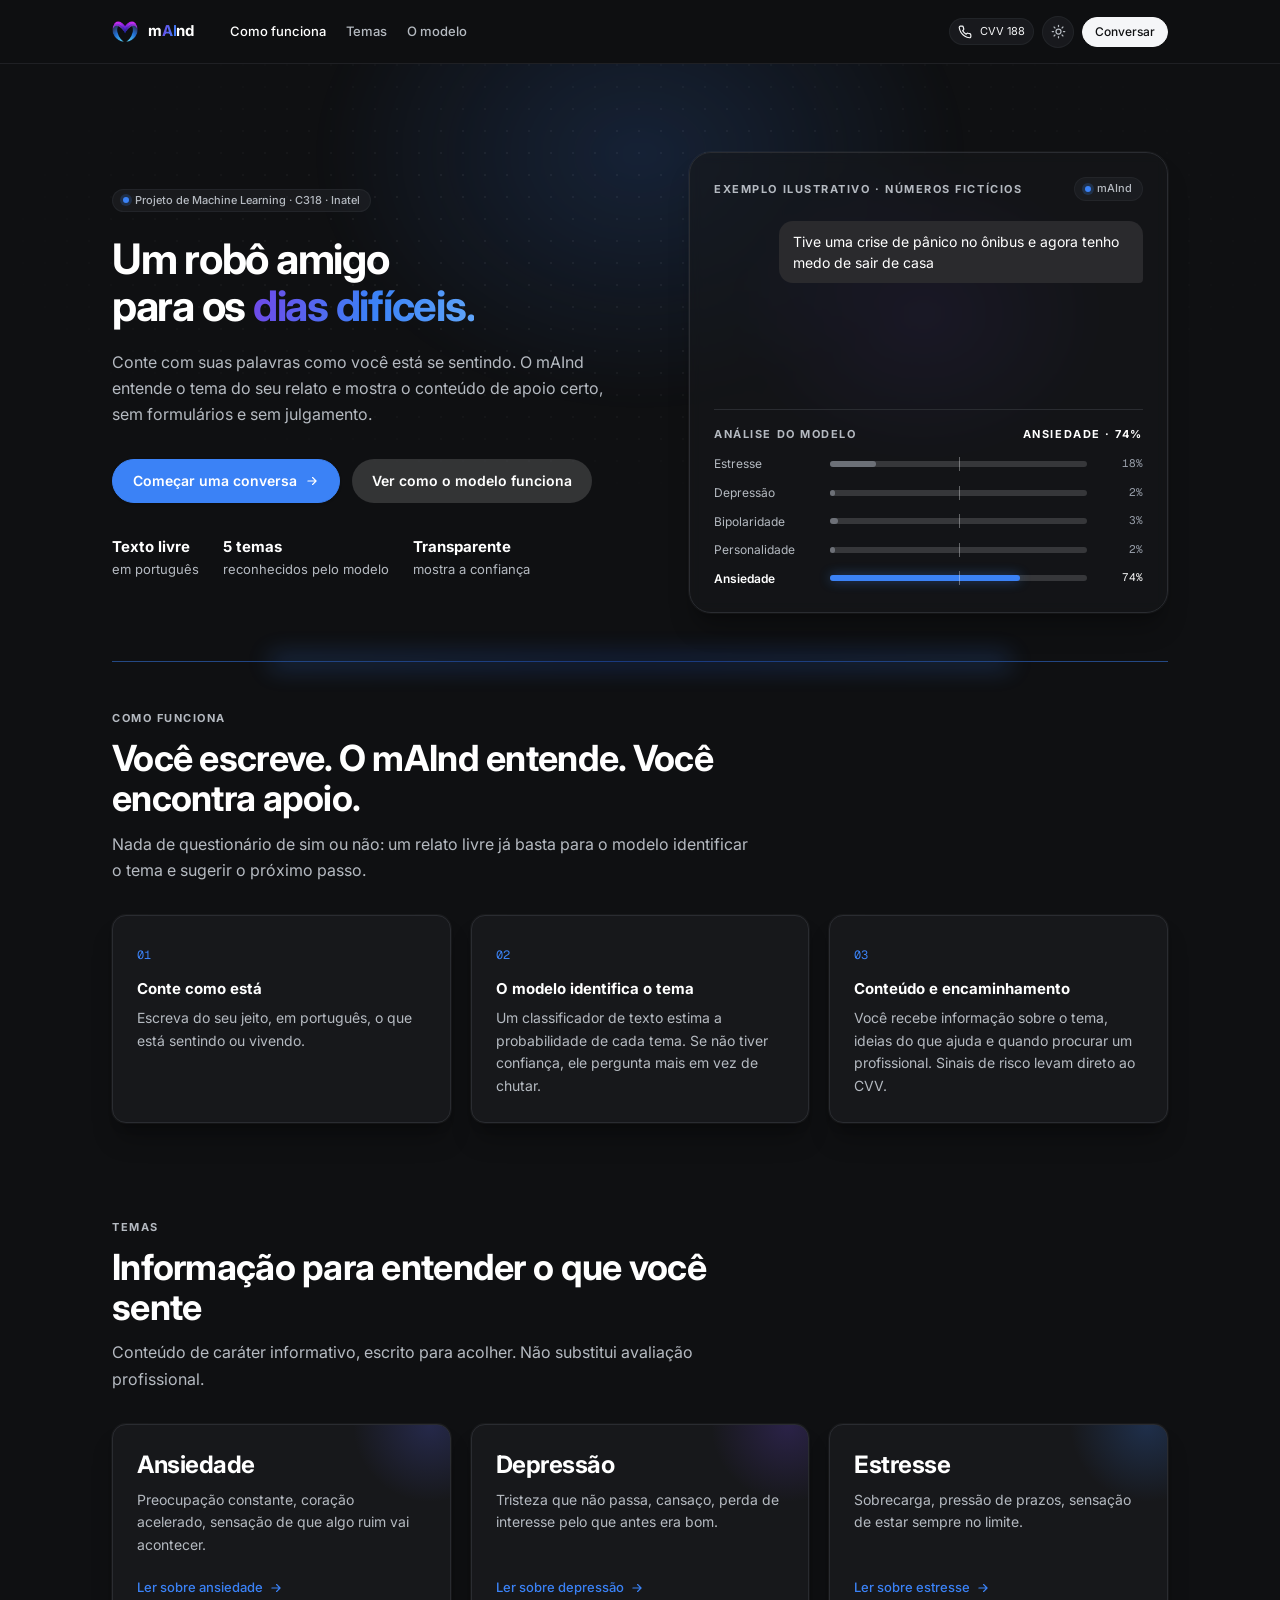
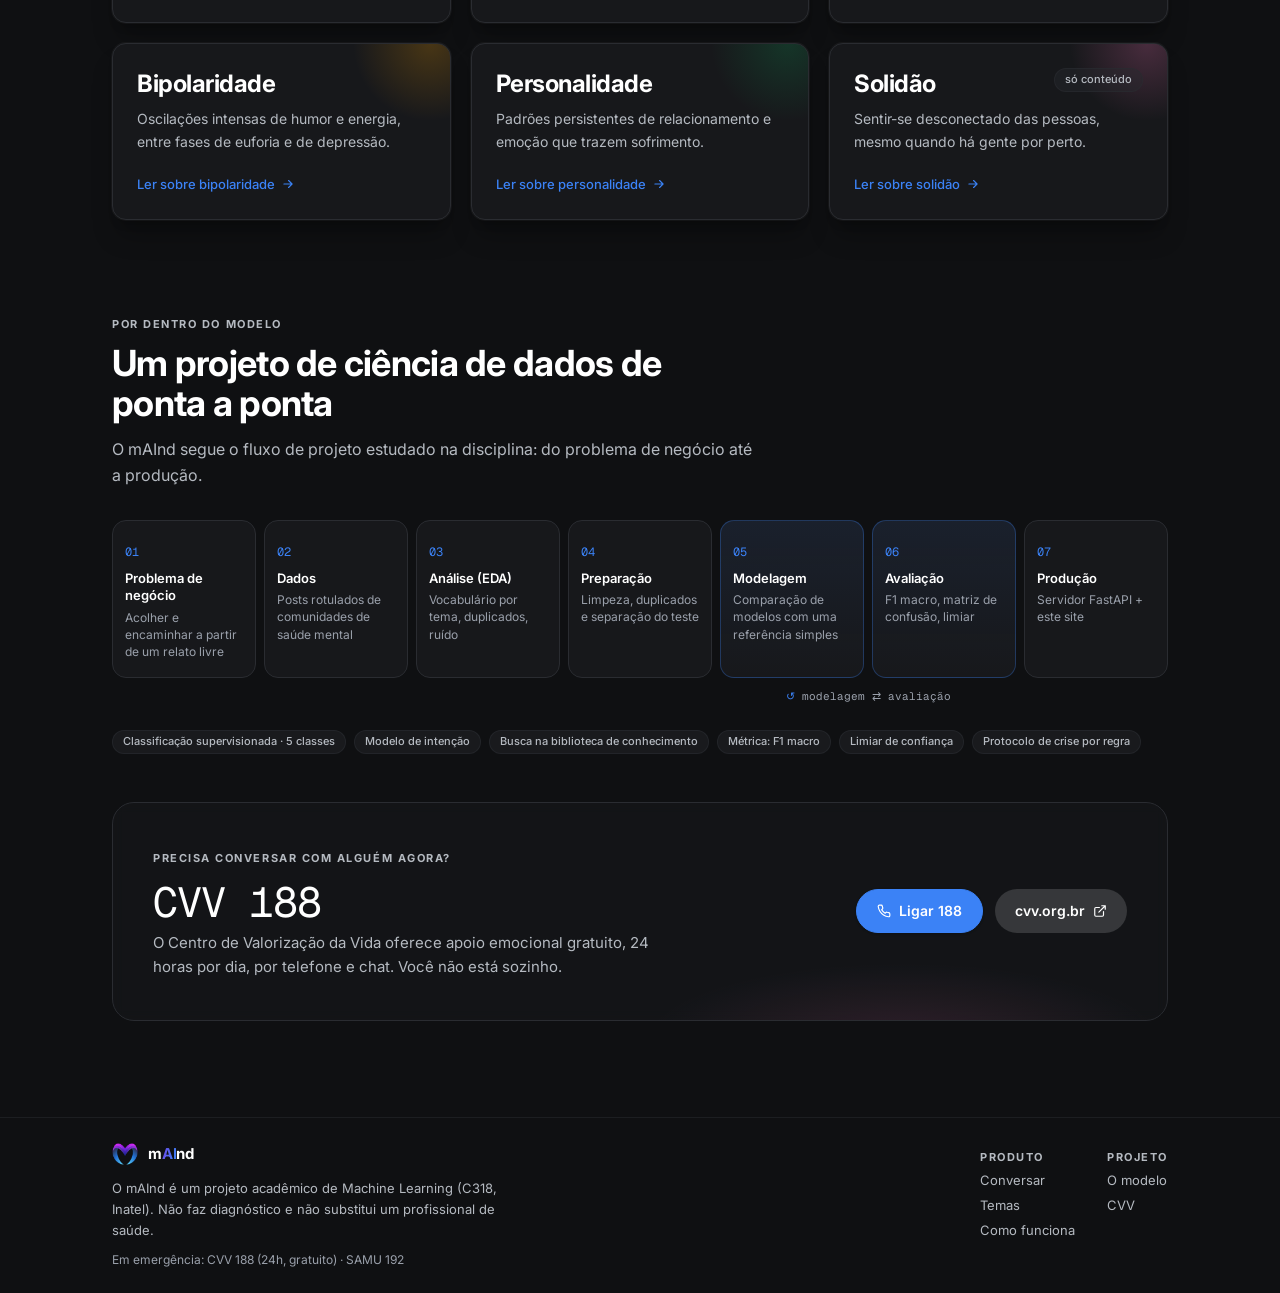
<file: frontend/index.html>
<!doctype html>
<html lang="pt-BR">
<head>
  <meta charset="utf-8">
  <meta name="viewport" content="width=device-width, initial-scale=1">
  <title>mAInd · um robô amigo para os dias difíceis</title>
  <meta name="description" content="mAInd: chatbot de acolhimento que entende como você está se sentindo e indica conteúdo de apoio. Projeto de Machine Learning (C318, Inatel).">
  <link rel="icon" href="assets/img/logo-mark.png">
  <link rel="preconnect" href="https://fonts.googleapis.com">
  <link rel="preconnect" href="https://fonts.gstatic.com" crossorigin>
  <link href="https://fonts.googleapis.com/css2?family=Geist+Mono:wght@400;500&family=Inter:wght@400;500;600;700&display=swap" rel="stylesheet">
  <link rel="stylesheet" href="assets/css/tokens.css">
  <link rel="stylesheet" href="assets/css/app.css">
</head>
<body data-page="home">
  <header id="site-header"></header>

  <main>
    <!-- ============ HERO ============ -->
    <section class="hero">
      <div class="hero-glow" aria-hidden="true"></div>
      <div class="hero-glow alt" aria-hidden="true"></div>
      <div class="container hero-grid">
        <div class="hero-copy">
          <span class="pill"><span class="dot on"></span>Projeto de Machine Learning · C318 · Inatel</span>
          <h1 class="t-display">Um robô amigo<br>para os <span class="grad-text">dias difíceis.</span></h1>
          <p class="lead">Conte com suas palavras como você está se sentindo. O mAInd entende o tema do seu relato e mostra o conteúdo de apoio certo, sem formulários e sem julgamento.</p>
          <div class="hero-ctas">
            <a class="btn btn-lg btn-primary" href="chat.html">Começar uma conversa <span data-icon="arrow"></span></a>
            <a class="btn btn-lg btn-ghost" href="#modelo">Ver como o modelo funciona</a>
          </div>
          <div class="hero-meta">
            <div><strong>Texto livre</strong><span class="b-sm muted">em português</span></div>
            <div><strong>5 temas</strong><span class="b-sm muted">reconhecidos pelo modelo</span></div>
            <div><strong>Transparente</strong><span class="b-sm muted">mostra a confiança</span></div>
          </div>
        </div>

        <!-- Prévia animada: exemplos ilustrativos -->
        <div class="preview reveal" aria-label="Exemplo ilustrativo de conversa">
          <div class="card-lg card" style="box-shadow:var(--shadow-lg)">
            <div class="preview-top">
              <span class="caption">Exemplo ilustrativo · números fictícios</span>
              <span class="pill"><span class="dot on"></span>mAInd</span>
            </div>
            <div class="preview-msgs" id="pv-msgs"></div>
            <div class="pv-analysis">
              <div class="caption"><span>Análise do modelo</span><span id="pv-tema" style="color:var(--ink)"></span></div>
              <div class="probs" id="pv-probs"></div>
            </div>
          </div>
        </div>
      </div>
    </section>

    <div class="container"><div class="divider-glow"></div></div>

    <!-- ============ COMO FUNCIONA ============ -->
    <section class="section" id="como-funciona">
      <div class="container">
        <div class="section-head reveal">
          <span class="caption">Como funciona</span>
          <h2 class="t-xl">Você escreve. O mAInd entende. Você encontra apoio.</h2>
          <p>Nada de questionário de sim ou não: um relato livre já basta para o modelo identificar o tema e sugerir o próximo passo.</p>
        </div>
        <div class="grid-3">
          <article class="card step reveal">
            <span class="step-num">01</span>
            <h3 class="t-sm-strong">Conte como está</h3>
            <p>Escreva do seu jeito, em português, o que está sentindo ou vivendo.</p>
          </article>
          <article class="card step reveal">
            <span class="step-num">02</span>
            <h3 class="t-sm-strong">O modelo identifica o tema</h3>
            <p>Um classificador de texto estima a probabilidade de cada tema. Se não tiver confiança, ele pergunta mais em vez de chutar.</p>
          </article>
          <article class="card step reveal">
            <span class="step-num">03</span>
            <h3 class="t-sm-strong">Conteúdo e encaminhamento</h3>
            <p>Você recebe informação sobre o tema, ideias do que ajuda e quando procurar um profissional. Sinais de risco levam direto ao CVV.</p>
          </article>
        </div>
      </div>
    </section>

    <!-- ============ TEMAS ============ -->
    <section class="section" id="temas">
      <div class="container">
        <div class="section-head reveal">
          <span class="caption">Temas</span>
          <h2 class="t-xl">Informação para entender o que você sente</h2>
          <p>Conteúdo de caráter informativo, escrito para acolher. Não substitui avaliação profissional.</p>
        </div>
        <div class="temas-grid" id="temas-grid"></div>
      </div>
    </section>

    <!-- ============ O MODELO ============ -->
    <section class="section" id="modelo">
      <div class="container">
        <div class="section-head reveal">
          <span class="caption">Por dentro do modelo</span>
          <h2 class="t-xl">Um projeto de ciência de dados de ponta a ponta</h2>
          <p>O mAInd segue o fluxo de projeto estudado na disciplina: do problema de negócio até a produção.</p>
        </div>
        <div class="pipeline reveal">
          <div class="pipe-step"><span class="mono">01</span><h4>Problema de negócio</h4><p>Acolher e encaminhar a partir de um relato livre</p></div>
          <div class="pipe-step"><span class="mono">02</span><h4>Dados</h4><p>Posts rotulados de comunidades de saúde mental</p></div>
          <div class="pipe-step"><span class="mono">03</span><h4>Análise (EDA)</h4><p>Vocabulário por tema, duplicados, ruído</p></div>
          <div class="pipe-step"><span class="mono">04</span><h4>Preparação</h4><p>Limpeza, duplicados e separação do teste</p></div>
          <div class="pipe-step ml"><span class="mono">05</span><h4>Modelagem</h4><p>Comparação de modelos com uma referência simples</p></div>
          <div class="pipe-step ml"><span class="mono">06</span><h4>Avaliação</h4><p>F1 macro, matriz de confusão, limiar</p></div>
          <div class="pipe-step"><span class="mono">07</span><h4>Produção</h4><p>Servidor FastAPI + este site</p></div>
          <div class="pipe-loop">modelagem ⇄ avaliação</div>
        </div>
        <div class="stack reveal">
          <span class="pill">Classificação supervisionada · 5 classes</span>
          <span class="pill">Modelo de intenção</span>
          <span class="pill">Busca na biblioteca de conhecimento</span>
          <span class="pill">Métrica: F1 macro</span>
          <span class="pill">Limiar de confiança</span>
          <span class="pill">Protocolo de crise por regra</span>
        </div>
      </div>
    </section>

    <!-- ============ APOIO ============ -->
    <section class="section" style="padding-top:0">
      <div class="container">
        <div class="card-lg help-band reveal">
          <div>
            <span class="caption">Precisa conversar com alguém agora?</span>
            <p class="big" style="margin:12px 0 8px">CVV 188</p>
            <p class="b-lg muted" style="margin:0;max-width:520px">O Centro de Valorização da Vida oferece apoio emocional gratuito, 24 horas por dia, por telefone e chat. Você não está sozinho.</p>
          </div>
          <div class="help-actions">
            <a class="btn btn-lg btn-primary" href="tel:188"><span data-icon="phone"></span> Ligar 188</a>
            <a class="btn btn-lg btn-ghost" href="https://cvv.org.br" target="_blank" rel="noopener">cvv.org.br <span data-icon="external"></span></a>
          </div>
        </div>
      </div>
    </section>
  </main>

  <footer id="site-footer"></footer>

  <script src="assets/js/temas.js"></script>
  <script src="assets/js/common.js"></script>
  <script>
    document.addEventListener("DOMContentLoaded", () => {
      // ícones declarados com data-icon
      document.querySelectorAll("[data-icon]").forEach((el) => { el.outerHTML = MAIND_ICONS[el.dataset.icon]; });

      // grade de temas
      const modelados = ["ansiedade", "depressao", "estresse", "bipolaridade", "personalidade"];
      document.getElementById("temas-grid").innerHTML = MAIND_TEMAS_ORDEM.map((id) => {
        const t = MAIND_TEMAS[id];
        return `<a class="card card-link tema-card reveal" href="tema.html?t=${id}" style="--glow:${t.glow}">
          ${modelados.includes(id) ? "" : '<span class="pill tag">só conteúdo</span>'}
          <h3 class="t-md">${t.nome}</h3>
          <p>${t.resumo}</p>
          <span class="go">Ler sobre ${t.nome.toLowerCase()} ${MAIND_ICONS.arrow.replace("<svg", '<svg width="14" height="14"')}</span>
        </a>`;
      }).join("");
      document.querySelectorAll("#temas-grid .reveal").forEach((el, i) => setTimeout(() => el.classList.add("in"), 80 * i));

      // prévia animada: 3 frases de exemplo com probabilidades ILUSTRATIVAS (trocar pelas do modelo real quando existir)
      const nomes = ["Estresse", "Depressão", "Bipolaridade", "Personalidade", "Ansiedade"];
      const exemplos = [
        { user: "Tive uma crise de pânico no ônibus e agora tenho medo de sair de casa",
          bot: "Isso parece bem angustiante. O que você descreve tem a ver com ansiedade. Separei o que costuma ajudar, inclusive durante uma crise.",
          p: [0.18, 0.02, 0.03, 0.02, 0.74] },
        { user: "Faz semanas que só quero ficar na cama, nada mais tem graça.",
          bot: "Obrigado por confiar em mim. O que você descreve pesa muito. Separei um conteúdo sobre depressão, com sinais e caminhos de ajuda.",
          p: [0.06, 0.7, 0.16, 0.06, 0.02] },
        { user: "Prazos da faculdade, estágio, contas... não consigo desligar.",
          bot: "Parece que você está carregando muita coisa ao mesmo tempo. Separei algumas ideias para aliviar o estresse e organizar a rotina.",
          p: [0.53, 0.3, 0.04, 0.08, 0.05] },
      ];
      const msgs = document.getElementById("pv-msgs"), probsEl = document.getElementById("pv-probs"), temaEl = document.getElementById("pv-tema");
      let i = 0;
      const sleep = (ms) => new Promise((r) => setTimeout(r, ms));
      function bubble(cls, text) {
        const el = document.createElement("div"); el.className = `pv-msg ${cls}`; el.textContent = text;
        msgs.appendChild(el); requestAnimationFrame(() => el.classList.add("show"));
      }
      async function loop() {
        const ex = exemplos[i % exemplos.length]; i++;
        msgs.innerHTML = ""; temaEl.textContent = "";
        renderProbs(probsEl, nomes.map((n) => ({ nome: n, p: 0 })), 0.5);
        await sleep(400); bubble("pv-user", ex.user);
        await sleep(900);
        renderProbs(probsEl, nomes.map((n, k) => ({ nome: n, p: ex.p[k] })), 0.5);
        const top = ex.p.indexOf(Math.max(...ex.p));
        temaEl.textContent = `${nomes[top]} · ${(ex.p[top] * 100).toFixed(0)}%`;
        await sleep(1100); bubble("pv-bot", ex.bot);
        await sleep(5200); loop();
      }
      loop();
    });
  </script>
</body>
</html>
</file>
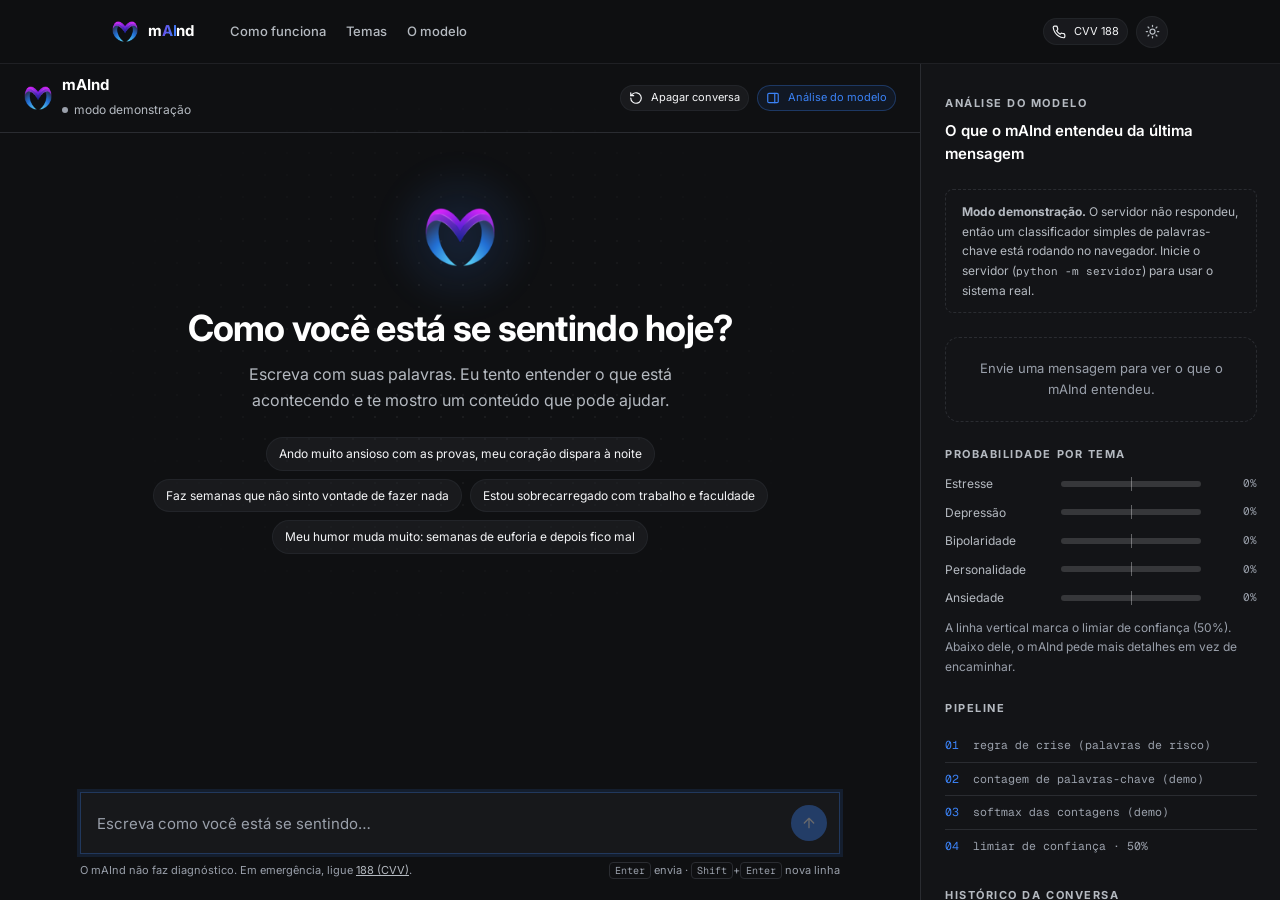
<file: frontend/chat.html>
<!doctype html>
<html lang="pt-BR">
<head>
  <meta charset="utf-8">
  <meta name="viewport" content="width=device-width, initial-scale=1">
  <title>mAInd · Conversa</title>
  <link rel="icon" href="assets/img/logo-mark.png">
  <link rel="preconnect" href="https://fonts.googleapis.com">
  <link rel="preconnect" href="https://fonts.gstatic.com" crossorigin>
  <link href="https://fonts.googleapis.com/css2?family=Geist+Mono:wght@400;500&family=Inter:wght@400;500;600;700&display=swap" rel="stylesheet">
  <link rel="stylesheet" href="assets/css/tokens.css">
  <link rel="stylesheet" href="assets/css/app.css">
  <link rel="stylesheet" href="assets/css/chat.css">
</head>
<body data-page="chat">
  <header id="site-header"></header>

  <div class="chat-shell" id="shell">
    <!-- ============ CONVERSA ============ -->
    <main class="chat-main">
      <div class="chat-bar">
        <div class="title">
          <img src="assets/img/logo-mark.png" alt="">
          <div>
            <strong>mAInd</strong>
            <span class="status" id="status"><span class="dot"></span>verificando o modelo…</span>
          </div>
        </div>
        <button class="btn btn-outline-2" id="reset-btn" type="button" title="Começar uma nova conversa"></button>
        <button class="btn btn-outline-2 btn-toggle" id="panel-btn" type="button" aria-pressed="true" aria-controls="panel"></button>
      </div>

      <div class="messages" id="messages" aria-live="polite">
        <div class="messages-inner" id="messages-inner">
          <div class="empty" id="empty">
            <div class="mark"><img src="assets/img/logo-mark.png" alt=""></div>
            <h1 class="t-xl">Como você está se sentindo hoje?</h1>
            <p>Escreva com suas palavras. Eu tento entender o que está acontecendo e te mostro um conteúdo que pode ajudar.</p>
            <div class="chips" id="chips"></div>
          </div>
        </div>
      </div>

      <div class="composer">
        <div class="composer-inner">
          <form class="field" id="form" autocomplete="off">
            <label for="input" class="sr-only">Sua mensagem</label>
            <textarea id="input" rows="1" maxlength="2000" placeholder="Escreva como você está se sentindo…"></textarea>
            <button class="send" id="send" type="submit" aria-label="Enviar" disabled></button>
          </form>
          <div class="hint">
            <span>O mAInd não faz diagnóstico. Em emergência, ligue <a href="tel:188" style="color:var(--muted);text-decoration:underline">188 (CVV)</a>.</span>
            <span class="keys"><kbd>Enter</kbd> envia · <kbd>Shift</kbd>+<kbd>Enter</kbd> nova linha</span>
          </div>
        </div>
      </div>
    </main>

    <div class="scrim" id="scrim"></div>

    <!-- ============ PAINEL DE ANÁLISE ============ -->
    <aside class="panel" id="panel" aria-label="Análise do modelo">
      <div class="panel-inner">
        <div>
          <span class="caption">Análise do modelo</span>
          <h2 class="t-sm" style="margin-top:6px">O que o mAInd entendeu da última mensagem</h2>
        </div>
        <div id="demo-note"></div>
        <div class="block" id="result-block"><div class="panel-empty">Envie uma mensagem para ver as probabilidades de cada tema.</div></div>
        <div class="block">
          <span class="caption">Probabilidade por tema</span>
          <div class="probs" id="probs"></div>
          <p class="b-xs faint" style="margin:10px 0 0">A linha vertical marca o limiar de confiança (<span id="limiar-txt">50%</span>). Abaixo dele, o mAInd pede mais detalhes em vez de encaminhar.</p>
        </div>
        <div class="block">
          <span class="caption">Pipeline</span>
          <ul class="trace" id="trace"></ul>
        </div>
        <div class="block">
          <span class="caption">Histórico da conversa</span>
          <div class="history" id="history"><span class="b-xs faint">Nada ainda.</span></div>
        </div>
      </div>
    </aside>
  </div>

  <script src="assets/js/config.js"></script>
  <script src="assets/js/temas.js"></script>
  <script src="assets/js/common.js"></script>
  <script src="assets/js/api.js"></script>
  <script src="assets/js/chat.js"></script>
</body>
</html>
</file>
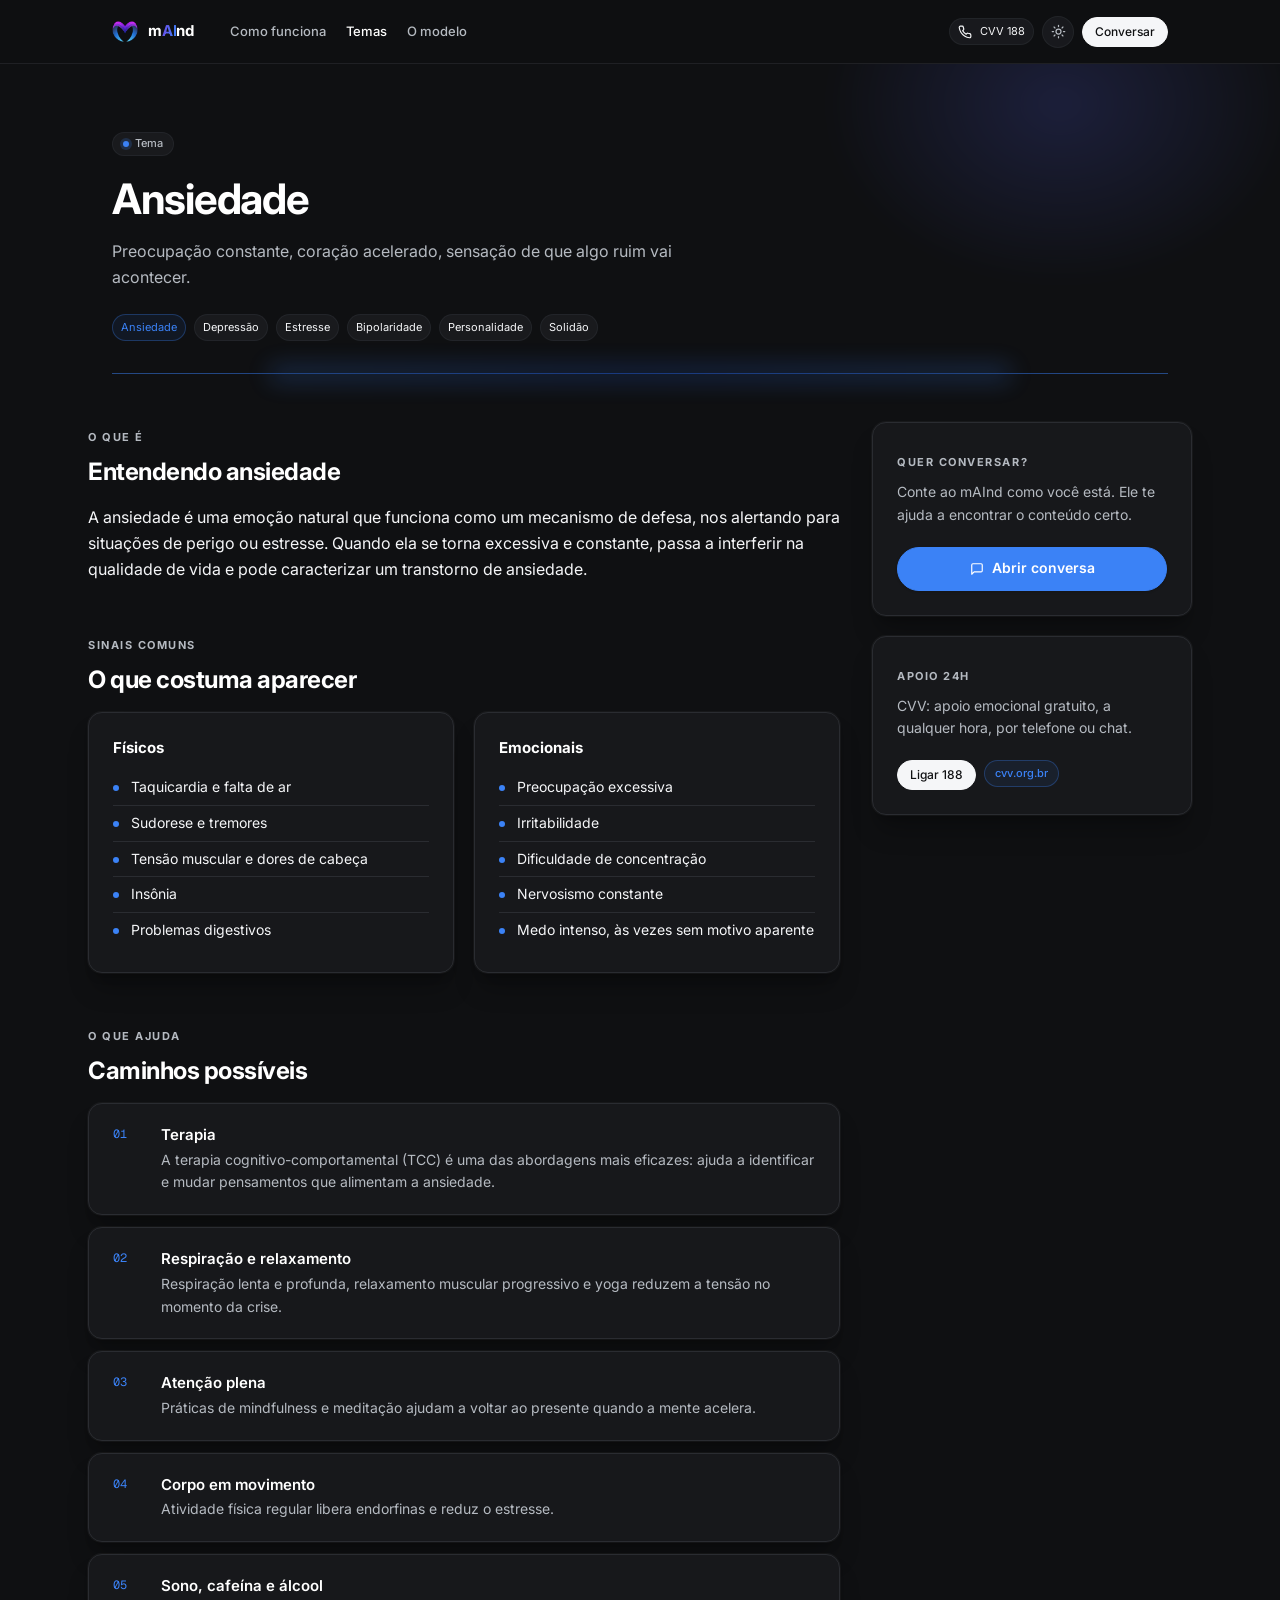
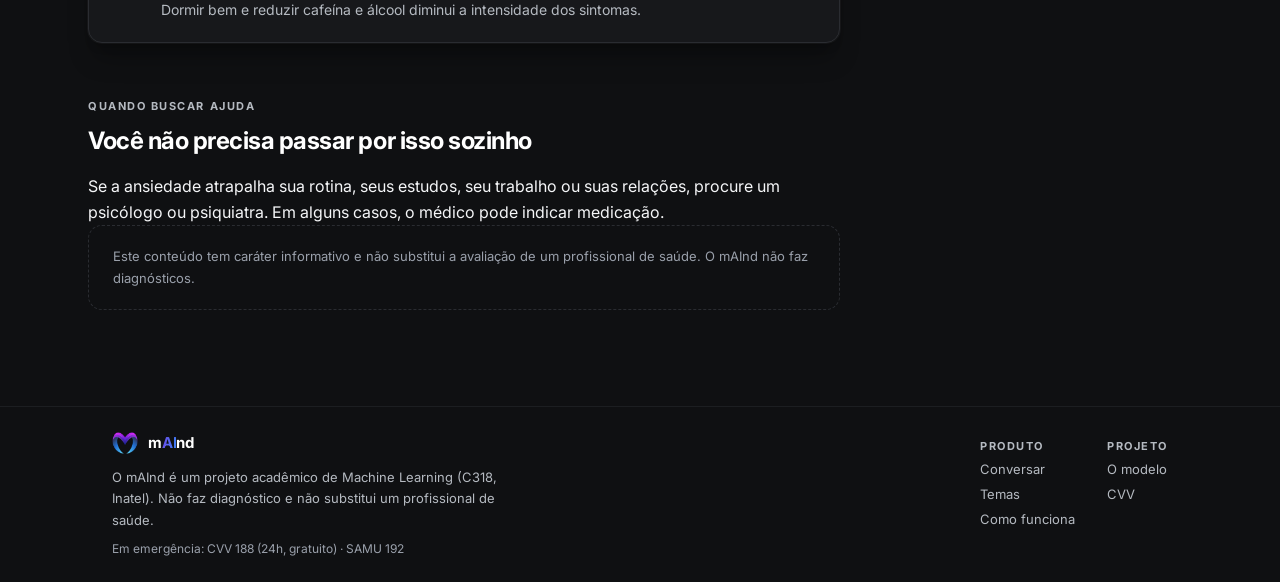
<file: frontend/tema.html>
<!doctype html>
<html lang="pt-BR">
<head>
  <meta charset="utf-8">
  <meta name="viewport" content="width=device-width, initial-scale=1">
  <title>mAInd · Temas</title>
  <link rel="icon" href="assets/img/logo-mark.png">
  <link rel="preconnect" href="https://fonts.googleapis.com">
  <link rel="preconnect" href="https://fonts.gstatic.com" crossorigin>
  <link href="https://fonts.googleapis.com/css2?family=Geist+Mono:wght@400;500&family=Inter:wght@400;500;600;700&display=swap" rel="stylesheet">
  <link rel="stylesheet" href="assets/css/tokens.css">
  <link rel="stylesheet" href="assets/css/app.css">
  <style>
    .tema-hero { position: relative; overflow: hidden; padding: 64px 0 var(--s-xxxl); isolation: isolate; }
    .tema-hero::before { content: ""; position: absolute; z-index: -1; width: 680px; height: 520px; right: -120px; top: -220px;
      background: radial-gradient(closest-side, var(--glow, var(--primary)), transparent 70%); opacity: .18; filter: blur(10px); }
    .tema-hero .pill { margin-bottom: var(--s-lg); }
    .tema-hero p.lead { margin: var(--s-md) 0 0; max-width: 640px; color: var(--muted); font-size: 16px; }
    .tema-tabs { display: flex; gap: var(--s-xs); flex-wrap: wrap; margin-top: var(--s-xl); }
    .tema-tabs a[aria-current="page"] { background: var(--tint-primary); color: var(--primary); border-color: var(--tint-primary-border); }
    .tema-layout { display: grid; grid-template-columns: 1fr 320px; gap: var(--s-xxxl); align-items: start; }
    .tema-layout section + section { margin-top: var(--s-band); }
    .tema-layout h2 { margin-bottom: var(--s-md); }
    .tema-layout p { margin: 0; }
    .sinais { display: grid; grid-template-columns: 1fr 1fr; gap: var(--s-lg); }
    .sinais .card { padding: var(--s-xl); }
    .sinais ul { margin: var(--s-sm) 0 0; padding: 0; list-style: none; }
    .sinais li { position: relative; padding: 6px 0 6px 18px; font-size: 14px; border-top: 1px solid var(--hairline); }
    .sinais li:first-child { border-top: 0; }
    .sinais li::before { content: ""; position: absolute; left: 0; top: 15px; width: 6px; height: 6px; border-radius: 50%; background: var(--primary); }
    .ajuda { display: flex; flex-direction: column; gap: var(--s-sm); }
    .ajuda .card { padding: var(--s-lg) var(--s-xl); display: grid; grid-template-columns: 32px 1fr; gap: var(--s-md); }
    .ajuda .mono { color: var(--primary); padding-top: 3px; }
    .ajuda p { color: var(--muted); font-size: 14px; margin-top: 2px; }
    .side { position: sticky; top: calc(var(--header-h) + 24px); display: flex; flex-direction: column; gap: var(--s-lg); }
    .side .card { padding: var(--s-xl); }
    .side p { margin: var(--s-xs) 0 var(--s-lg); color: var(--muted); font-size: 14px; }
    .disclaimer { margin-top: var(--s-band); padding: var(--s-lg) var(--s-xl); border: 1px dashed var(--hairline); border-radius: var(--r-lg); font-size: 13px; color: var(--faint); }
    @media (max-width: 1023px) { .tema-layout { grid-template-columns: 1fr; } .side { position: static; } }
    @media (max-width: 767px) { .sinais { grid-template-columns: 1fr; } }
  </style>
</head>
<body data-page="temas">
  <header id="site-header"></header>

  <main id="tema-root"></main>

  <footer id="site-footer"></footer>

  <script src="assets/js/temas.js"></script>
  <script src="assets/js/common.js"></script>
  <script>
    document.addEventListener("DOMContentLoaded", () => {
      const params = new URLSearchParams(location.search);
      const id = MAIND_TEMAS[params.get("t")] ? params.get("t") : "ansiedade";
      const t = MAIND_TEMAS[id];
      document.title = `mAInd · ${t.nome}`;
      document.body.style.setProperty("--glow", t.glow);

      const tabs = MAIND_TEMAS_ORDEM.map((k) =>
        `<a class="btn btn-outline-2" href="tema.html?t=${k}"${k === id ? ' aria-current="page"' : ""}>${MAIND_TEMAS[k].nome}</a>`).join("");
      const sinais = Object.entries(t.sinais).map(([grupo, itens]) => `
        <div class="card"><h3 class="t-sm-strong">${grupo}</h3><ul>${itens.map((s) => `<li>${s}</li>`).join("")}</ul></div>`).join("");
      const ajuda = t.ajuda.map(([titulo, txt], k) => `
        <div class="card"><span class="mono">${String(k + 1).padStart(2, "0")}</span>
          <div><h3 class="t-sm">${titulo}</h3><p>${txt}</p></div></div>`).join("");

      document.getElementById("tema-root").innerHTML = `
        <section class="tema-hero">
          <div class="container">
            <span class="pill"><span class="dot on"></span>Tema</span>
            <h1 class="t-display">${t.nome}</h1>
            <p class="lead">${t.resumo}</p>
            <nav class="tema-tabs" aria-label="Outros temas">${tabs}</nav>
          </div>
        </section>
        <div class="container"><div class="divider-glow"></div></div>
        <div class="container section">
          <div class="tema-layout">
            <div>
              <section class="reveal"><span class="caption">O que é</span><h2 class="t-md" style="margin-top:8px">Entendendo ${t.nome.toLowerCase()}</h2><p class="b-xl">${t.oQueE}</p></section>
              <section class="reveal"><span class="caption">Sinais comuns</span><h2 class="t-md" style="margin-top:8px">O que costuma aparecer</h2><div class="sinais">${sinais}</div></section>
              <section class="reveal"><span class="caption">O que ajuda</span><h2 class="t-md" style="margin-top:8px">Caminhos possíveis</h2><div class="ajuda">${ajuda}</div></section>
              <section class="reveal"><span class="caption">Quando buscar ajuda</span><h2 class="t-md" style="margin-top:8px">Você não precisa passar por isso sozinho</h2><p class="b-xl">${t.quandoBuscar}</p></section>
              <p class="disclaimer">Este conteúdo tem caráter informativo e não substitui a avaliação de um profissional de saúde. O mAInd não faz diagnósticos.</p>
            </div>
            <aside class="side">
              <div class="card">
                <span class="caption">Quer conversar?</span>
                <p>Conte ao mAInd como você está. Ele te ajuda a encontrar o conteúdo certo.</p>
                <a class="btn btn-lg btn-primary" style="width:100%" href="chat.html">${MAIND_ICONS.chat} Abrir conversa</a>
              </div>
              <div class="card">
                <span class="caption">Apoio 24h</span>
                <p>CVV: apoio emocional gratuito, a qualquer hora, por telefone ou chat.</p>
                <div style="display:flex;gap:8px;flex-wrap:wrap">
                  <a class="btn btn-filled" href="tel:188">Ligar 188</a>
                  <a class="btn btn-outline" href="https://cvv.org.br" target="_blank" rel="noopener">cvv.org.br</a>
                </div>
              </div>
            </aside>
          </div>
        </div>`;
      // revela as seções recém-inseridas
      requestAnimationFrame(() => document.querySelectorAll("#tema-root .reveal").forEach((el) => el.classList.add("in")));
    });
  </script>
</body>
</html>
</file>
<file: frontend/assets/css/tokens.css>
/* Tokens do design system (skill_front.md). Tema escuro é o padrão; o claro é o derivado. */
:root {
  /* cores */
  --primary: #3B82F6;
  --on-primary: #FFFFFF;
  --canvas: #0F1012;
  --surface: #17181B;
  --surface-raised: #2A2A2D;
  --ink: #FFFFFF;
  --body: #F5F6F8;
  --muted: #B5BAC1;
  --faint: #9AA0AB;
  --hairline: #2A2C31;
  --focus-ring: #3B82F6;

  /* acentos: somente decorativos (hero e marca) */
  --accent: #F472B6;
  --accent-1: #5865F2;
  --accent-2: #E4572E;
  --accent-3: #0F9D58;
  --accent-4: #D6336C;
  --accent-5: #F59F00;
  --accent-6: #7048E8;

  /* fontes */
  --font-sans: "Inter", -apple-system, BlinkMacSystemFont, "Segoe UI", sans-serif;
  --font-editorial: ui-sans-serif, system-ui, sans-serif;
  --font-mono: "Geist Mono", ui-monospace, SFMono-Regular, Consolas, monospace;

  /* raios */
  --r-none: 0px; --r-xs: 4px; --r-sm: 8px; --r-md: 10px;
  --r-lg: 14px; --r-xl: 18px; --r-xxl: 22px; --r-full: 9999px;

  /* espaçamento */
  --s-xxs: 4px; --s-xs: 8px; --s-sm: 12px; --s-md: 16px; --s-lg: 20px;
  --s-xl: 24px; --s-xxl: 28px; --s-xxxl: 32px; --s-section: 40px; --s-band: 48px;

  /* sombras (layered-micro) */
  --shadow-md: rgba(0, 0, 0, 0.1) 0px 1px 3px 0px, rgba(0, 0, 0, 0.1) 0px 1px 2px -1px;
  --shadow-lg: oklab(0.999994 0.0000455678 0.0000200868 / 0.04) 0px 0px 0px 1px,
               oklab(0 0 0 / 0.25) 0px 20px 25px -5px, oklab(0 0 0 / 0.25) 0px 8px 10px -6px;
  --shadow-xl: rgb(23, 24, 27) 0px 0px 0px 2px, rgb(245, 246, 248) 0px 0px 0px 4px;

  /* gradientes de marca */
  --grad-hero: radial-gradient(closest-side, color(srgb 0.231373 0.509804 0.964706 / 0.16), rgba(0, 0, 0, 0) 72%);
  --grad-line: linear-gradient(to right in oklab, rgb(59, 130, 246) 0%, rgb(37, 99, 235) 50%, rgb(59, 130, 246) 100%);
  --grad-fade-up: linear-gradient(to top in oklab, rgb(11, 12, 14) 0%, rgba(0, 0, 0, 0) 100%);
  --dot-grid: radial-gradient(circle at 1px 1px, rgba(255, 255, 255, 0.05) 1px, rgba(0, 0, 0, 0) 0px);

  /* superfícies translúcidas usadas por componentes */
  --tint-primary: rgba(59, 130, 246, 0.08);
  --tint-primary-border: rgba(59, 130, 246, 0.3);
  --tint-neutral: rgba(42, 44, 49, 0.4);
  --tint-neutral-border: rgba(42, 44, 49, 0.6);
  --tint-ghost: rgba(255, 255, 255, 0.15);
  --card-lg-bg: oklab(0.209237 0.000128426 -0.00610217 / 0.6);

  --container: 1104px;
  --header-h: 64px;
  color-scheme: dark;
}

/* Tema claro (derivado) */
:root[data-theme="light"] {
  --canvas: #F7FAFF;
  --surface: #EDF0F5;
  --surface-raised: #E6E9ED;
  --ink: #13171C;
  --body: #13171C;
  --muted: #696C70;
  --faint: #7D8085;
  --hairline: #D4D7DB;
  --primary: #1469F4;
  --tint-primary: rgba(20, 105, 244, 0.08);
  --tint-primary-border: rgba(20, 105, 244, 0.3);
  --tint-neutral: rgba(19, 23, 28, 0.04);
  --tint-neutral-border: rgba(19, 23, 28, 0.12);
  --tint-ghost: rgba(19, 23, 28, 0.06);
  --card-lg-bg: rgba(237, 240, 245, 0.7);
  --shadow-lg: rgba(19, 23, 28, 0.06) 0px 0px 0px 1px, rgba(19, 23, 28, 0.08) 0px 20px 25px -5px,
               rgba(19, 23, 28, 0.06) 0px 8px 10px -6px;
  --shadow-xl: rgb(247, 250, 255) 0px 0px 0px 2px, rgb(19, 23, 28) 0px 0px 0px 4px;
  --grad-fade-up: linear-gradient(to top, rgba(247, 250, 255, 1) 0%, rgba(247, 250, 255, 0) 100%);
  --dot-grid: radial-gradient(circle at 1px 1px, rgba(19, 23, 28, 0.07) 1px, rgba(0, 0, 0, 0) 0px);
  color-scheme: light;
}
</file>
<file: frontend/assets/css/app.css>
/* ===================== Base ===================== */
*, *::before, *::after { box-sizing: border-box; }
html { -webkit-text-size-adjust: 100%; scroll-behavior: smooth; }
body {
  margin: 0;
  background: var(--canvas);
  color: var(--body);
  font-family: var(--font-sans);
  font-size: 16px;
  line-height: 1.63;
  -webkit-font-smoothing: antialiased;
  transition: background-color .25s ease, color .25s ease;
}
img, svg { display: block; max-width: 100%; }
a { color: inherit; text-decoration: none; }
button { font: inherit; color: inherit; }
::selection { background: rgba(59, 130, 246, .35); }
:focus-visible { outline: none; box-shadow: var(--shadow-xl); border-radius: var(--r-sm); }

.container { width: 100%; max-width: var(--container); margin: 0 auto; padding: 0 var(--s-xl); }
@media (max-width: 767px) { .container { padding: 0 var(--s-md); } }
.sr-only { position: absolute; width: 1px; height: 1px; overflow: hidden; clip: rect(0 0 0 0); white-space: nowrap; }

/* ===================== Tipografia ===================== */
.t-display  { font-size: 42px; font-weight: 700; line-height: 1.1;  letter-spacing: -1.26px; color: var(--ink); margin: 0; }
.t-xl       { font-size: 36px; font-weight: 700; line-height: 1.11; letter-spacing: -0.72px; color: var(--ink); margin: 0; }
.t-lg       { font-family: var(--font-editorial); font-size: 30px; font-weight: 600; line-height: 1.25; letter-spacing: -0.75px; color: var(--ink); margin: 0; }
.t-md       { font-size: 24px; font-weight: 700; line-height: 1.33; letter-spacing: -0.48px; color: var(--ink); margin: 0; }
.t-sm       { font-size: 15px; font-weight: 600; line-height: 1.5; color: var(--ink); margin: 0; }
.t-sm-strong{ font-size: 15px; font-weight: 700; line-height: 1.4; color: var(--ink); margin: 0; }
.t-xs       { font-size: 12px; font-weight: 600; line-height: 1.56; margin: 0; }
.b-xl  { font-size: 16px; line-height: 1.63; }
.b-lg  { font-size: 15px; line-height: 1.63; }
.b-md  { font-size: 14px; line-height: 1.63; }
.b-sm  { font-size: 13px; line-height: 1.63; }
.b-xs  { font-size: 12px; line-height: 1.63; }
.caption { font-size: 11px; font-weight: 700; line-height: 1.5; letter-spacing: 1.54px; text-transform: uppercase; color: var(--muted); }
.mono { font-family: var(--font-mono); font-size: 12px; line-height: 1.33; }
.muted { color: var(--muted); }
.faint { color: var(--faint); }
.grad-text {
  background: linear-gradient(100deg, var(--accent-6) 0%, var(--primary) 55%, #60A5FA 100%);
  -webkit-background-clip: text; background-clip: text; color: transparent;
}
@media (max-width: 1023px) { .t-display { font-size: 38px; } }
@media (max-width: 767px)  { .t-display { font-size: 28px; letter-spacing: -0.84px; } .t-xl { font-size: 28px; } }

/* ===================== Botões (sempre pílula) ===================== */
.btn {
  display: inline-flex; align-items: center; justify-content: center; gap: var(--s-xs);
  border-radius: var(--r-full); cursor: pointer; white-space: nowrap;
  transition: opacity .15s ease, background-color .15s ease, border-color .15s ease, transform .15s ease;
}
.btn:active { transform: translateY(1px); }
.btn[disabled] { opacity: .4; cursor: not-allowed; }
.btn svg { width: 14px; height: 14px; }

.btn-filled { background: var(--body); color: var(--canvas); border: 1px solid var(--body); height: 30px; padding: 6px 12px; font-size: 12px; font-weight: 500; line-height: 1.33; }
.btn-filled:hover { opacity: .9; }
.btn-outline { background: var(--tint-primary); color: var(--primary); border: 1px solid var(--tint-primary-border); height: 26.5px; padding: 4px 10px; font-size: 11px; font-weight: 500; }
.btn-outline:hover { background: rgba(59, 130, 246, .16); }
.btn-outline-2 { background: var(--tint-neutral); color: var(--body); border: 1px solid var(--tint-neutral-border); height: 26.5px; padding: 4px 8px; font-size: 11px; }
.btn-outline-2:hover { border-color: var(--faint); }
.btn-ghost { background: var(--tint-ghost); color: var(--ink); border: 0; height: 24px; padding: 2px 10px; font-size: 14px; font-weight: 600; line-height: 1.43; }
.btn-ghost:hover { opacity: .8; }
/* variante grande para CTAs (mantém pílula; altura acessível) */
.btn-lg { height: 44px; padding: 10px 20px; font-size: 14px; font-weight: 600; }
.btn-primary { background: var(--primary); color: var(--on-primary); border: 1px solid var(--primary); box-shadow: var(--shadow-md); }
.btn-primary:hover { opacity: .9; }

/* link-botão (raio lg, não pílula) */
.link-btn { display: inline-flex; align-items: center; gap: var(--s-xs); background: var(--primary); color: #fff; padding: 10px 20px; border-radius: var(--r-lg); font-size: 14px; font-weight: 600; line-height: 1.43; box-shadow: var(--shadow-md); transition: opacity .15s; }
.link-btn:hover { opacity: .9; }

/* ===================== Cards ===================== */
.card { background: var(--surface); border: 1px solid var(--hairline); border-radius: var(--r-lg); box-shadow: var(--shadow-lg); color: var(--body); }
.card-pad { padding: var(--s-xl); }
.card-lg { background: var(--card-lg-bg); border: 1px solid var(--hairline); border-radius: var(--r-xxl); padding: var(--s-section); backdrop-filter: blur(6px); }
@media (max-width: 767px) { .card-lg { padding: var(--s-xl); } }
.card-link { transition: border-color .2s ease, transform .2s ease; }
.card-link:hover { border-color: var(--tint-primary-border); transform: translateY(-2px); }

.pill { display: inline-flex; align-items: center; gap: 6px; border-radius: var(--r-full); border: 1px solid var(--tint-neutral-border); background: var(--tint-neutral); padding: 2px 10px; font-size: 11px; font-weight: 500; color: var(--muted); }
.dot { width: 6px; height: 6px; border-radius: 50%; background: var(--faint); flex: none; }
.dot.on { background: var(--primary); box-shadow: 0 0 0 3px rgba(59,130,246,.2); }

/* ===================== Cabeçalho ===================== */
.site-header {
  position: sticky; top: 0; z-index: 10; height: var(--header-h);
  background: color-mix(in oklab, var(--canvas) 82%, transparent);
  backdrop-filter: saturate(140%) blur(10px);
  border-bottom: 1px solid color-mix(in oklab, var(--hairline) 60%, transparent);
}
.site-header .container { height: 100%; display: flex; align-items: center; gap: var(--s-lg); }
.brand { display: flex; align-items: center; gap: 10px; font-weight: 700; font-size: 15px; color: var(--ink); letter-spacing: -0.2px; }
.brand img { width: 26px; height: auto; }
.brand b { font-weight: 700; }
.brand .ai { background: linear-gradient(100deg, var(--accent-6), var(--primary)); -webkit-background-clip: text; background-clip: text; color: transparent; }
.nav { display: flex; gap: var(--s-lg); margin-left: var(--s-md); }
.nav a { font-size: 13px; font-weight: 500; line-height: 1.5; color: var(--muted); transition: color .15s; }
.nav a:hover, .nav a[aria-current="page"] { color: var(--ink); }
.header-actions { margin-left: auto; display: flex; align-items: center; gap: var(--s-xs); }
.icon-btn { width: 32px; height: 32px; display: grid; place-items: center; border-radius: var(--r-full); border: 1px solid var(--tint-neutral-border); background: var(--tint-neutral); cursor: pointer; color: var(--muted); transition: color .15s, border-color .15s; }
.icon-btn:hover { color: var(--ink); border-color: var(--faint); }
.icon-btn svg { width: 15px; height: 15px; }
.menu-toggle { display: none; }
.mobile-nav { display: none; }
@media (max-width: 767px) {
  .nav { display: none; }
  .menu-toggle { display: grid; }
  .mobile-nav.open { display: flex; flex-direction: column; position: fixed; inset: var(--header-h) 0 auto 0; z-index: 40; background: var(--surface); border-bottom: 1px solid var(--hairline); padding: var(--s-md); gap: var(--s-xxs); box-shadow: var(--shadow-lg); }
  .mobile-nav a { padding: var(--s-sm) var(--s-xs); font-size: 15px; border-radius: var(--r-sm); }
  .mobile-nav a:hover { background: var(--tint-ghost); }
  .header-actions .hide-sm { display: none; }
}

/* ===================== Rodapé ===================== */
.site-footer { border-top: 1px solid rgba(42, 44, 49, .5); padding: var(--s-xl) 0; margin-top: var(--s-band); }
.site-footer .container { display: flex; flex-wrap: wrap; gap: var(--s-md) var(--s-xxxl); justify-content: space-between; align-items: flex-start; }
.site-footer p { margin: 0; }
.footer-cols { display: flex; gap: var(--s-xxxl); flex-wrap: wrap; }
.footer-cols a { display: block; font-size: 13px; color: var(--muted); padding: 2px 0; }
.footer-cols a:hover { color: var(--ink); }

/* ===================== Seções ===================== */
.section { padding: var(--s-band) 0; }
.section-head { max-width: 640px; margin-bottom: var(--s-xxxl); }
.section-head .caption { display: block; margin-bottom: var(--s-sm); }
.section-head p { margin: var(--s-sm) 0 0; color: var(--muted); }
.divider-glow { position: relative; height: 1px; background: var(--grad-line); opacity: .5; }
.divider-glow::after { content: ""; position: absolute; inset: -6px 15%; background: var(--grad-line); filter: blur(12px); opacity: .6; }

/* Hero */
.hero { position: relative; overflow: hidden; padding: 88px 0 var(--s-band); isolation: isolate; }
.hero::before { /* grade de pontos */
  content: ""; position: absolute; inset: 0; z-index: -2;
  background-image: var(--dot-grid); background-size: 22px 22px;
  mask-image: radial-gradient(ellipse 70% 60% at 50% 30%, #000 30%, transparent 75%);
}
.hero-glow { position: absolute; z-index: -1; width: 900px; height: 700px; left: 50%; top: -260px; transform: translateX(-50%); background: var(--grad-hero); filter: blur(10px); animation: drift 14s ease-in-out infinite alternate; }
.hero-glow.alt { width: 520px; height: 420px; top: 40px; left: 72%; background: radial-gradient(closest-side, rgba(112, 72, 232, .18), transparent 72%); animation-duration: 18s; }
@keyframes drift { from { transform: translate(-50%, 0) scale(1); } to { transform: translate(-46%, 30px) scale(1.06); } }
.hero-grid { display: grid; grid-template-columns: 1.05fr .95fr; gap: var(--s-band); align-items: center; }
.hero-copy .pill { margin-bottom: var(--s-xl); }
.hero-copy p.lead { margin: var(--s-lg) 0 var(--s-xxxl); color: var(--muted); max-width: 520px; font-size: 16px; }
.hero-ctas { display: flex; gap: var(--s-sm); flex-wrap: wrap; }
.hero-meta { margin-top: var(--s-xxxl); display: flex; gap: var(--s-xl); flex-wrap: wrap; }
.hero-meta div { display: flex; flex-direction: column; }
.hero-meta strong { font-size: 15px; color: var(--ink); }
@media (max-width: 1023px) { .hero-grid { grid-template-columns: 1fr; } .hero { padding-top: 56px; } }

/* Prévia animada do chat no hero */
.preview { position: relative; }
.preview .card-lg { padding: var(--s-xl); }
.preview-top { display: flex; align-items: center; justify-content: space-between; margin-bottom: var(--s-lg); }
.preview-msgs { display: flex; flex-direction: column; gap: var(--s-sm); min-height: 168px; }
.pv-msg { max-width: 85%; padding: 10px 14px; font-size: 14px; line-height: 1.5; border-radius: var(--r-lg); opacity: 0; transform: translateY(6px); transition: opacity .4s ease, transform .4s ease; }
.pv-msg.show { opacity: 1; transform: none; }
.pv-user { align-self: flex-end; background: var(--surface-raised); color: var(--ink); border-bottom-right-radius: var(--r-xs); }
.pv-bot { align-self: flex-start; background: var(--surface); border: 1px solid var(--hairline); border-bottom-left-radius: var(--r-xs); }
.pv-analysis { margin-top: var(--s-lg); padding-top: var(--s-md); border-top: 1px solid var(--hairline); }
.pv-analysis .caption { display: flex; justify-content: space-between; margin-bottom: var(--s-sm); }

/* Barras de probabilidade (compartilhadas com o chat) */
.probs { display: flex; flex-direction: column; gap: 9px; }
.prob { display: grid; grid-template-columns: 104px 1fr 44px; align-items: center; gap: var(--s-sm); font-size: 12px; }
.prob-name { color: var(--muted); white-space: nowrap; overflow: hidden; text-overflow: ellipsis; }
.prob-track { position: relative; height: 6px; border-radius: var(--r-full); background: var(--tint-ghost); overflow: visible; }
.prob-fill { height: 100%; width: 0; border-radius: inherit; background: var(--faint); opacity: .55; transition: width .7s cubic-bezier(.2,.8,.2,1), background-color .3s; }
.prob.top .prob-fill { background: var(--primary); opacity: 1; box-shadow: 0 0 12px rgba(59,130,246,.45); }
.prob.top .prob-name { color: var(--ink); font-weight: 600; }
.prob-val { font-family: var(--font-mono); font-size: 11px; color: var(--faint); text-align: right; }
.prob.top .prob-val { color: var(--ink); }
.prob-threshold { position: absolute; top: -4px; bottom: -4px; width: 1px; background: var(--body); opacity: .35; }

/* Passos */
.grid-3 { display: grid; grid-template-columns: repeat(3, 1fr); gap: var(--s-lg); }
.grid-3 > .card { padding: var(--s-xl); }
.step-num { font-family: var(--font-mono); font-size: 12px; color: var(--primary); }
.step h3 { margin: var(--s-sm) 0 var(--s-xs); }
.step p { margin: 0; color: var(--muted); font-size: 14px; }
@media (max-width: 1023px) { .grid-3 { grid-template-columns: 1fr 1fr; } }
@media (max-width: 767px)  { .grid-3 { grid-template-columns: 1fr; } }

/* Temas */
.temas-grid { display: grid; grid-template-columns: repeat(3, 1fr); gap: var(--s-lg); }
.tema-card { position: relative; overflow: hidden; padding: var(--s-xl); display: flex; flex-direction: column; gap: var(--s-xs); min-height: 168px; }
.tema-card::before { /* brilho decorativo com a cor de acento do tema */
  content: ""; position: absolute; width: 220px; height: 220px; right: -90px; top: -110px; border-radius: 50%;
  background: radial-gradient(closest-side, var(--glow, var(--primary)), transparent 70%); opacity: .22; transition: opacity .25s;
}
.tema-card:hover::before { opacity: .38; }
.tema-card p { margin: 0; color: var(--muted); font-size: 14px; }
.tema-card .go { margin-top: auto; padding-top: var(--s-sm); font-size: 13px; font-weight: 500; color: var(--primary); display: inline-flex; align-items: center; gap: 6px; }
.tema-card .tag { position: absolute; top: var(--s-xl); right: var(--s-xl); }
@media (max-width: 1023px) { .temas-grid { grid-template-columns: 1fr 1fr; } }
@media (max-width: 767px)  { .temas-grid { grid-template-columns: 1fr; } }

/* Pipeline (diagrama de processos da C318) */
.pipeline { display: grid; grid-template-columns: repeat(7, 1fr); gap: var(--s-xs); position: relative; }
.pipe-step { position: relative; padding: var(--s-md) var(--s-sm); border: 1px solid var(--hairline); border-radius: var(--r-lg); background: var(--surface); }
.pipe-step .mono { color: var(--primary); }
.pipe-step h4 { margin: 6px 0 4px; font-size: 13px; font-weight: 600; color: var(--ink); line-height: 1.35; }
.pipe-step p { margin: 0; font-size: 12px; color: var(--faint); line-height: 1.45; }
.pipe-step.ml { border-color: var(--tint-primary-border); background: linear-gradient(180deg, var(--tint-primary), transparent), var(--surface); }
.pipe-loop { grid-column: 5 / 7; text-align: center; font-family: var(--font-mono); font-size: 11px; color: var(--faint); margin-top: 2px; }
.pipe-loop::before { content: "↺ "; color: var(--primary); }
.stack { display: flex; flex-wrap: wrap; gap: var(--s-xs); margin-top: var(--s-xl); }
@media (max-width: 1023px) { .pipeline { grid-template-columns: repeat(4, 1fr); } .pipe-loop { display: none; } }
@media (max-width: 767px)  { .pipeline { grid-template-columns: 1fr 1fr; } }

/* Faixa de apoio (CVV) */
.help-band { display: grid; grid-template-columns: 1fr auto; gap: var(--s-xl); align-items: center; position: relative; overflow: hidden; }
.help-band::after { content: ""; position: absolute; inset: auto -10% -60% 40%; height: 220px; background: radial-gradient(closest-side, rgba(244,114,182,.12), transparent 70%); pointer-events: none; }
.help-band .big { font-family: var(--font-mono); font-size: 42px; font-weight: 400; letter-spacing: -1px; color: var(--ink); line-height: 1; }
.help-actions { display: flex; gap: var(--s-sm); flex-wrap: wrap; }
@media (max-width: 767px) { .help-band { grid-template-columns: 1fr; } }

/* Revelação ao rolar */
.reveal { opacity: 0; transform: translateY(14px); transition: opacity .6s ease, transform .6s ease; }
.reveal.in { opacity: 1; transform: none; }

@media (prefers-reduced-motion: reduce) {
  *, *::before, *::after { animation: none !important; transition: none !important; scroll-behavior: auto !important; }
  .reveal, .pv-msg { opacity: 1; transform: none; }
}
</file>
<file: frontend/assets/css/chat.css>
/* ===================== Layout do chat ===================== */
body[data-page="chat"] { height: 100vh; height: 100dvh; display: flex; flex-direction: column; overflow: hidden; }
.chat-shell { flex: 1; min-height: 0; display: grid; grid-template-columns: 1fr 360px; transition: grid-template-columns .3s ease; }
.chat-shell.panel-off { grid-template-columns: 1fr 0px; }
.chat-main { position: relative; display: flex; flex-direction: column; min-height: 0; isolation: isolate; }
.chat-main::before { content: ""; position: absolute; inset: 0; z-index: -1; background-image: var(--dot-grid); background-size: 22px 22px;
  mask-image: radial-gradient(ellipse 60% 50% at 50% 35%, #000 20%, transparent 70%); }

/* barra superior do chat */
.chat-bar { display: flex; align-items: center; gap: var(--s-xs); padding: var(--s-sm) var(--s-xl); border-bottom: 1px solid var(--hairline); }
.chat-bar .title { display: flex; align-items: center; gap: 10px; margin-right: auto; }
.chat-bar .title img { width: 28px; }
.chat-bar .title strong { display: block; font-size: 15px; color: var(--ink); line-height: 1.2; }
.status { font-size: 12px; color: var(--muted); display: inline-flex; align-items: center; gap: 6px; }
.status .dot.demo { background: var(--faint); }
.status .dot.live { background: var(--primary); box-shadow: 0 0 0 3px rgba(59,130,246,.2); animation: pulse 2s ease-in-out infinite; }
@keyframes pulse { 50% { box-shadow: 0 0 0 6px rgba(59,130,246,0); } }
.btn-toggle[aria-pressed="true"] { background: var(--tint-primary); color: var(--primary); border-color: var(--tint-primary-border); }

/* mensagens */
.messages { flex: 1; min-height: 0; overflow-y: auto; padding: var(--s-xxxl) var(--s-xl) var(--s-xl); scroll-behavior: smooth; }
.messages-inner { max-width: 760px; margin: 0 auto; display: flex; flex-direction: column; gap: var(--s-lg); }
.msg { display: flex; gap: var(--s-sm); animation: msgIn .35s cubic-bezier(.2,.8,.2,1) both; }
@keyframes msgIn { from { opacity: 0; transform: translateY(8px); } }
.msg .avatar { width: 32px; height: 32px; flex: none; border-radius: var(--r-full); display: grid; place-items: center; background: var(--surface); border: 1px solid var(--hairline); }
.msg .avatar img { width: 18px; }
.msg .body { max-width: min(620px, 85%); display: flex; flex-direction: column; gap: var(--s-xs); }
.bubble { padding: 12px 16px; font-size: 15px; line-height: 1.6; border-radius: var(--r-lg); white-space: pre-wrap; overflow-wrap: anywhere; }
.msg.bot .bubble { background: var(--surface); border: 1px solid var(--hairline); border-top-left-radius: var(--r-xs); color: var(--body); }
.msg.user { flex-direction: row-reverse; }
.msg.user .bubble { background: var(--surface-raised); color: var(--ink); border-top-right-radius: var(--r-xs); }
.msg.user .body { align-items: flex-end; }
.meta { font-size: 11px; color: var(--faint); display: flex; gap: 8px; align-items: center; }
.meta .tag-tema { font-family: var(--font-mono); color: var(--muted); }

/* card de encaminhamento dentro da resposta */
.route { display: flex; align-items: center; gap: var(--s-md); padding: var(--s-md); border: 1px solid var(--tint-primary-border); background: var(--tint-primary); border-radius: var(--r-lg); }
.route .t { flex: 1; min-width: 0; }
.route .t strong { display: block; color: var(--ink); font-size: 14px; }
.route .t span { font-size: 13px; color: var(--muted); }
.route.crise { border-color: var(--hairline); background: var(--surface); box-shadow: var(--shadow-xl); }
.route.crise .num { font-family: var(--font-mono); font-size: 28px; color: var(--ink); line-height: 1; }

/* digitando */
.typing .bubble { display: inline-flex; gap: 5px; padding: 16px; }
.typing i { width: 6px; height: 6px; border-radius: 50%; background: var(--faint); animation: blink 1.2s infinite ease-in-out; }
.typing i:nth-child(2) { animation-delay: .15s; } .typing i:nth-child(3) { animation-delay: .3s; }
@keyframes blink { 0%, 80%, 100% { opacity: .25; transform: translateY(0); } 40% { opacity: 1; transform: translateY(-3px); } }

/* estado vazio */
.empty { margin: auto; text-align: center; max-width: 620px; padding: var(--s-xl) 0; }
.empty .mark { position: relative; width: 96px; height: 96px; margin: 0 auto var(--s-xl); display: grid; place-items: center; }
.empty .mark::before { content: ""; position: absolute; inset: -60px; background: var(--grad-hero); filter: blur(10px); animation: breathe 5s ease-in-out infinite; }
.empty .mark img { position: relative; width: 72px; animation: float 6s ease-in-out infinite; }
@keyframes breathe { 50% { transform: scale(1.15); opacity: .7; } }
@keyframes float { 50% { transform: translateY(-6px); } }
.empty p { color: var(--muted); margin: var(--s-sm) auto var(--s-xl); max-width: 480px; }
.chips { display: flex; flex-wrap: wrap; gap: var(--s-xs); justify-content: center; }
.chips .btn { height: auto; min-height: 30px; padding: 6px 12px; font-size: 12px; white-space: normal; text-align: left; }

/* composer: campo com cantos retos (regra do design system) */
.composer { padding: var(--s-md) var(--s-xl) var(--s-lg); }
.composer-inner { max-width: 760px; margin: 0 auto; }
.field { display: flex; align-items: flex-end; gap: var(--s-sm); background: var(--surface); border: 1px solid var(--hairline); border-radius: var(--r-none); padding: var(--s-sm) var(--s-sm) var(--s-sm) var(--s-md); transition: border-color .15s, box-shadow .15s; }
.field:focus-within { border-color: var(--tint-primary-border); box-shadow: 0 0 0 3px rgba(59,130,246,.12); }
.field textarea { flex: 1; resize: none; border: 0; outline: 0; background: transparent; color: var(--ink); font: 400 15px/1.56 var(--font-sans); max-height: 180px; padding: 6px 0; }
.field textarea::placeholder { color: var(--faint); }
.send { width: 36px; height: 36px; border-radius: var(--r-full); border: 0; background: var(--primary); color: #fff; display: grid; place-items: center; cursor: pointer; flex: none; transition: opacity .15s, transform .15s; }
.send svg { width: 16px; height: 16px; }
.send:disabled { opacity: .35; cursor: not-allowed; }
.send:not(:disabled):hover { transform: translateY(-1px); }
.hint { display: flex; justify-content: space-between; gap: var(--s-md); margin-top: var(--s-xs); font-size: 11px; color: var(--faint); }
.hint kbd { font-family: var(--font-mono); font-size: 10px; padding: 1px 5px; border: 1px solid var(--hairline); border-radius: var(--r-xs); }

/* ===================== Painel de análise ===================== */
.panel { min-height: 0; overflow: hidden; border-left: 1px solid var(--hairline); background: color-mix(in oklab, var(--surface) 55%, var(--canvas)); }
.panel-inner { width: 360px; height: 100%; overflow-y: auto; padding: var(--s-xl); display: flex; flex-direction: column; gap: var(--s-xl); }
.panel h2 { margin: 0; }
.panel .block > .caption { display: block; margin-bottom: var(--s-sm); }
.result { padding: var(--s-lg); }
.result .tema-nome { font-size: 24px; font-weight: 700; letter-spacing: -.48px; color: var(--ink); line-height: 1.33; }
.result .conf { font-family: var(--font-mono); font-size: 13px; color: var(--muted); }
.result .row { display: flex; justify-content: space-between; align-items: baseline; gap: var(--s-sm); }
.decision { margin-top: var(--s-md); display: flex; align-items: center; gap: 8px; font-size: 13px; color: var(--muted); }
.decision .pill { color: var(--ink); }
.decision .pill.enc { color: var(--primary); border-color: var(--tint-primary-border); background: var(--tint-primary); }
.trace { list-style: none; margin: 0; padding: 0; font-family: var(--font-mono); font-size: 11.5px; }
.trace li { display: flex; gap: 10px; padding: 7px 0; border-top: 1px solid var(--hairline); color: var(--muted); }
.trace li:first-child { border-top: 0; }
.trace li b { font-weight: 400; color: var(--primary); width: 18px; flex: none; }
.trace li span:last-child { margin-left: auto; color: var(--faint); }
.history { display: flex; flex-direction: column; gap: 6px; }
.history .item { display: grid; grid-template-columns: 1fr auto; gap: 8px; font-size: 12px; padding: 8px 10px; border: 1px solid var(--hairline); border-radius: var(--r-sm); }
.history .item span:first-child { color: var(--muted); white-space: nowrap; overflow: hidden; text-overflow: ellipsis; }
.history .item span:last-child { font-family: var(--font-mono); color: var(--ink); }
.panel-empty { color: var(--faint); font-size: 13px; padding: var(--s-lg); border: 1px dashed var(--hairline); border-radius: var(--r-lg); text-align: center; }
.demo-note { font-size: 12px; color: var(--muted); padding: var(--s-sm) var(--s-md); border: 1px dashed var(--hairline); border-radius: var(--r-sm); }

/* ===================== Responsivo ===================== */
@media (max-width: 1023px) {
  .chat-shell, .chat-shell.panel-off { grid-template-columns: 1fr; }
  .panel { position: fixed; z-index: 50; left: 0; right: 0; bottom: 0; height: 72vh; border-left: 0; border-top: 1px solid var(--hairline);
    border-radius: var(--r-xxl) var(--r-xxl) 0 0; box-shadow: var(--shadow-lg); background: var(--surface); transform: translateY(105%); transition: transform .3s ease; }
  .chat-shell:not(.panel-off) .panel { transform: none; }
  .panel-inner { width: 100%; }
  .scrim { position: fixed; inset: 0; z-index: 45; background: rgba(0,0,0,.6); opacity: 0; pointer-events: none; transition: opacity .3s; }
  .chat-shell:not(.panel-off) .scrim { opacity: 1; pointer-events: auto; }
}
@media (min-width: 1024px) { .scrim { display: none; } }
@media (max-width: 767px) {
  .chat-bar, .messages, .composer { padding-left: var(--s-md); padding-right: var(--s-md); }
  .hint .keys { display: none; }
  .msg .body { max-width: 88%; }
}

/* ===================== Ajustes ===================== */
.field textarea:focus-visible { box-shadow: none; border-radius: 0; }
.trace li .step-txt { flex: 1; }
.trace li .ms { margin-left: auto; color: var(--faint); }
.trace li span:last-child { margin-left: 0; }
.decision { flex-wrap: wrap; }
.decision .pill { white-space: nowrap; }
.result .incerto { font-size: 13px; color: var(--muted); margin-top: 2px; }
.route.crise { box-shadow: none; border-color: var(--tint-primary-border); }
@media (max-width: 767px) {
  .chat-bar .btn .lbl { display: none; }
  .chat-bar .btn { width: 32px; height: 32px; padding: 0; }
  .chat-bar .btn svg { width: 15px; height: 15px; }
}

/* ---------- resposta aos poucos, fontes e pipeline real ---------- */
.msg .extra { display: flex; flex-direction: column; gap: var(--s-xs); }
.msg .extra:empty { display: none; }
.bubble.streaming::after { content: ""; display: inline-block; width: 7px; height: 1em; margin-left: 2px; vertical-align: -2px; background: var(--primary); border-radius: 1px; animation: caret 1s steps(1) infinite; }
.bubble.streaming:empty::after { margin-left: 0; }
@keyframes caret { 50% { opacity: 0; } }
@media (prefers-reduced-motion: reduce) { .bubble.streaming::after { animation: none; } }
.fontes { display: flex; flex-wrap: wrap; align-items: center; gap: var(--s-xxs) var(--s-sm); font-size: 12px; }
.fontes .caption { margin-right: var(--s-xxs); }
.fontes a { color: var(--muted); text-decoration: underline; text-underline-offset: 2px; }
.fontes a:hover { color: var(--ink); }
.trace li .step-txt small { display: block; color: var(--faint); font-size: 10.5px; margin-top: 2px; }
.trace li .prov { font-size: 9.5px; text-transform: uppercase; letter-spacing: 1px; color: var(--primary); border: 1px solid var(--tint-primary-border); border-radius: var(--r-full); padding: 0 6px; margin-left: 4px; }
.trace li.off { opacity: 0.5; }
.trace li.falhou .ms { color: var(--ink); text-decoration: underline wavy var(--primary); }
.trace li.total { color: var(--body); }
.demo-note code { font-family: var(--font-mono); font-size: 11px; }
</file>
